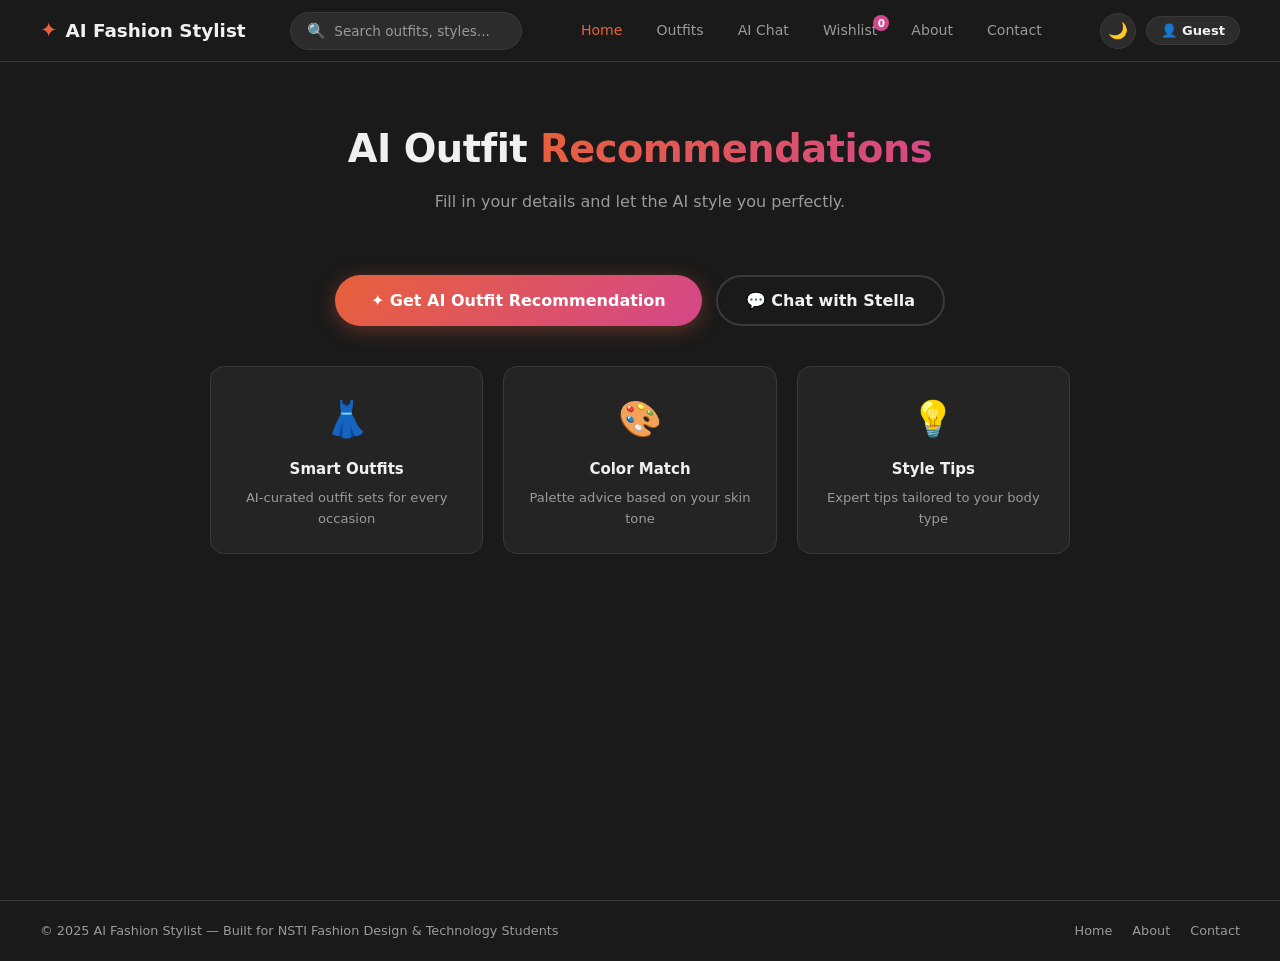
<file: index.html>
<!DOCTYPE html>
<html lang="en" data-theme="dark">
<head>
<meta charset="UTF-8"/>
<meta name="viewport" content="width=device-width, initial-scale=1.0"/>
<title>AI Fashion Stylist – NSTI Fashion Design & Technology</title>
<style>
/* ── Theme Variables ─────────────────────────────────────── */
:root {
  --bg:       #1a1a1a;
  --surface:  #242424;
  --card:     #2c2c2c;
  --border:   #3a3a3a;
  --text:     #f0f0f0;
  --muted:    #9a9a9a;
  --accent:   #e8613a;
  --accent2:  #d4478a;
  --grad:     linear-gradient(135deg, #e8613a, #d4478a);
  --input-bg: #1e1e1e;
  --nav-bg:   #1a1a1a;
  --shadow:   0 4px 24px rgba(0,0,0,0.4);
}
[data-theme="light"] {
  --bg:       #f5f5f5;
  --surface:  #ffffff;
  --card:     #ffffff;
  --border:   #e0e0e0;
  --text:     #1a1a1a;
  --muted:    #666666;
  --input-bg: #f9f9f9;
  --nav-bg:   #ffffff;
  --shadow:   0 4px 24px rgba(0,0,0,0.1);
}

/* ── Reset ───────────────────────────────────────────────── */
*,*::before,*::after{box-sizing:border-box;margin:0;padding:0}
html{scroll-behavior:smooth}
body{font-family:'Segoe UI',system-ui,sans-serif;background:var(--bg);color:var(--text);font-size:15px;line-height:1.6;transition:background .3s,color .3s}
a{text-decoration:none;color:inherit}
button{cursor:pointer;font-family:inherit;border:none;outline:none}
input,select,textarea{font-family:inherit;outline:none}
::-webkit-scrollbar{width:6px}
::-webkit-scrollbar-track{background:var(--bg)}
::-webkit-scrollbar-thumb{background:var(--border);border-radius:3px}

/* ── Header ──────────────────────────────────────────────── */
header{
  background:var(--nav-bg);
  border-bottom:1px solid var(--border);
  position:sticky;top:0;z-index:200;
  padding:0 40px;
  display:flex;align-items:center;justify-content:space-between;
  height:62px;
  transition:background .3s;
}
.logo{display:flex;align-items:center;gap:8px;font-size:1.15rem;font-weight:700;color:var(--text)}
.logo-star{color:var(--accent);font-size:1.3rem}
nav{display:flex;align-items:center;gap:6px}
nav a{
  color:var(--muted);font-size:0.88rem;font-weight:500;
  padding:6px 14px;border-radius:6px;
  transition:color .2s;position:relative;
}
nav a:hover{color:var(--text)}
nav a.active{color:var(--accent)}
.wishlist-badge{
  background:var(--accent2);color:#fff;
  font-size:0.65rem;font-weight:700;
  width:16px;height:16px;border-radius:50%;
  display:inline-flex;align-items:center;justify-content:center;
  position:absolute;top:2px;right:2px;
}
.header-right{display:flex;align-items:center;gap:10px}
.theme-toggle{
  width:36px;height:36px;border-radius:50%;
  background:var(--card);border:1px solid var(--border);
  display:flex;align-items:center;justify-content:center;
  font-size:1rem;transition:all .2s;
}
.theme-toggle:hover{border-color:var(--accent)}
.user-btn{
  background:var(--card);border:1px solid var(--border);
  color:var(--text);padding:6px 14px;border-radius:99px;
  font-size:0.82rem;font-weight:600;
  display:flex;align-items:center;gap:6px;
  transition:all .2s;
}
.user-btn:hover{border-color:var(--accent);color:var(--accent)}
.searchbar{
  background:var(--card);border:1px solid var(--border);
  border-radius:99px;padding:6px 16px;
  display:flex;align-items:center;gap:8px;
  min-width:200px;
}
.searchbar input{background:none;border:none;color:var(--text);font-size:0.85rem;width:100%}
.searchbar input::placeholder{color:var(--muted)}

/* ── Page Sections ───────────────────────────────────────── */
.section{display:none;min-height:calc(100vh - 62px)}
.section.active{display:block}

/* ── Hero Banner ─────────────────────────────────────────── */
.hero{
  text-align:center;
  padding:56px 24px 40px;
}
.hero h1{font-size:2.4rem;font-weight:800;letter-spacing:-0.5px;margin-bottom:10px}
.hero h1 span{background:var(--grad);-webkit-background-clip:text;-webkit-text-fill-color:transparent}
.hero p{color:var(--muted);font-size:1rem;max-width:480px;margin:0 auto}

/* ── Occasion / Color Filters ────────────────────────────── */
.filter-row{
  display:flex;align-items:center;gap:10px;flex-wrap:wrap;
  padding:0 40px 24px;
  justify-content:center;
}
.filter-label{color:var(--muted);font-size:0.85rem;font-weight:600}
.occ-btn{
  padding:6px 18px;border-radius:99px;font-size:0.82rem;font-weight:600;
  border:1.5px solid var(--border);background:transparent;color:var(--muted);
  transition:all .2s;
}
.occ-btn:hover{border-color:var(--accent);color:var(--accent)}
.occ-btn.active{background:var(--accent);border-color:var(--accent);color:#fff}
.color-select{
  background:var(--card);border:1px solid var(--border);color:var(--text);
  padding:7px 14px;border-radius:99px;font-size:0.82rem;
  appearance:none;-webkit-appearance:none;cursor:pointer;
  padding-right:28px;
  background-image:url("data:image/svg+xml,%3Csvg xmlns='http://www.w3.org/2000/svg' width='10' height='6'%3E%3Cpath d='M0 0l5 6 5-6z' fill='%239a9a9a'/%3E%3C/svg%3E");
  background-repeat:no-repeat;background-position:right 10px center;
}

/* ── Recommendation Form ─────────────────────────────────── */
.form-card{
  background:var(--surface);border:1px solid var(--border);border-radius:16px;
  padding:36px;max-width:900px;margin:0 auto 32px;
  box-shadow:var(--shadow);
}
.form-grid{display:grid;grid-template-columns:1fr 1fr 1fr 1fr;gap:20px;margin-bottom:20px}
@media(max-width:860px){.form-grid{grid-template-columns:1fr 1fr}}
@media(max-width:520px){.form-grid{grid-template-columns:1fr}}
.form-group label{
  display:block;font-size:0.78rem;font-weight:700;
  color:var(--muted);text-transform:uppercase;letter-spacing:0.5px;margin-bottom:6px;
}
.form-group label span{color:var(--accent)}
.form-control{
  width:100%;background:var(--input-bg);border:1px solid var(--border);
  border-radius:8px;color:var(--text);padding:10px 14px;font-size:0.9rem;
  transition:border-color .2s;
  appearance:none;-webkit-appearance:none;
}
.form-control:focus{border-color:var(--accent)}
.form-control::placeholder{color:var(--muted)}
select.form-control{
  background-image:url("data:image/svg+xml,%3Csvg xmlns='http://www.w3.org/2000/svg' width='10' height='6'%3E%3Cpath d='M0 0l5 6 5-6z' fill='%239a9a9a'/%3E%3C/svg%3E");
  background-repeat:no-repeat;background-position:right 12px center;
  padding-right:32px;cursor:pointer;
}
.form-actions{display:flex;gap:12px;justify-content:center;margin-top:8px}
.btn-generate{
  background:var(--grad);color:#fff;border:none;
  padding:14px 36px;border-radius:99px;
  font-size:1rem;font-weight:700;
  display:flex;align-items:center;gap:10px;
  transition:opacity .2s,transform .1s;
  box-shadow:0 4px 20px rgba(232,97,58,0.35);
}
.btn-generate:hover{opacity:.9;transform:translateY(-1px)}
.btn-generate:active{transform:translateY(0)}
.btn-reset{
  background:transparent;border:2px solid var(--border);color:var(--text);
  padding:14px 28px;border-radius:99px;font-size:1rem;font-weight:600;
  transition:all .2s;
}
.btn-reset:hover{border-color:var(--accent);color:var(--accent)}

/* ── AI Recommendation Output ────────────────────────────── */
.result-card{
  background:var(--surface);border:1px solid var(--border);
  border-radius:16px;padding:28px 32px;
  max-width:900px;margin:0 auto 40px;
  box-shadow:var(--shadow);
  display:none;
}
.result-card.visible{display:block}
.result-header{
  display:flex;align-items:center;justify-content:space-between;
  margin-bottom:24px;flex-wrap:wrap;gap:10px;
}
.result-title{font-size:1.15rem;font-weight:700;display:flex;align-items:center;gap:8px}
.result-actions{display:flex;gap:10px}
.btn-wishlist{
  background:transparent;border:1.5px solid var(--accent2);color:var(--accent2);
  padding:8px 18px;border-radius:99px;font-size:0.82rem;font-weight:600;
  display:flex;align-items:center;gap:6px;transition:all .2s;
}
.btn-wishlist:hover{background:var(--accent2);color:#fff}
.btn-pdf{
  background:var(--accent);color:#fff;
  padding:8px 18px;border-radius:99px;font-size:0.82rem;font-weight:600;
  display:flex;align-items:center;gap:6px;transition:opacity .2s;
}
.btn-pdf:hover{opacity:.85}
.result-grid{display:grid;grid-template-columns:repeat(3,1fr);gap:14px;margin-bottom:14px}
@media(max-width:700px){.result-grid{grid-template-columns:1fr 1fr}}
@media(max-width:420px){.result-grid{grid-template-columns:1fr}}
.result-item{
  background:var(--card);border:1px solid var(--border);border-radius:10px;padding:16px;
}
.result-item-cat{
  font-size:0.68rem;font-weight:800;text-transform:uppercase;letter-spacing:1px;
  color:var(--accent);margin-bottom:6px;display:flex;align-items:center;gap:5px;
}
.result-item-val{font-size:0.9rem;color:var(--text);line-height:1.5}
.tips-box{
  background:var(--card);border:1px solid var(--border);border-radius:10px;padding:18px;
}
.tips-title{font-size:0.72rem;font-weight:800;text-transform:uppercase;letter-spacing:1px;color:var(--accent);margin-bottom:10px;display:flex;align-items:center;gap:6px}
.tips-box ul{list-style:none;display:flex;flex-direction:column;gap:6px}
.tips-box li{font-size:0.88rem;color:var(--muted);padding-left:16px;position:relative}
.tips-box li::before{content:'•';position:absolute;left:0;color:var(--accent)}

/* ── AI Chat ─────────────────────────────────────────────── */
.chat-layout{display:grid;grid-template-columns:220px 1fr;height:calc(100vh - 62px);overflow:hidden}
@media(max-width:700px){.chat-layout{grid-template-columns:1fr;height:auto}}
.chat-sidebar{
  background:var(--surface);border-right:1px solid var(--border);
  padding:20px 14px;overflow-y:auto;display:flex;flex-direction:column;gap:20px;
}
.sidebar-section-title{
  font-size:0.7rem;font-weight:800;text-transform:uppercase;letter-spacing:1px;
  color:var(--accent);margin-bottom:8px;display:flex;align-items:center;gap:5px;
}
.mood-grid{display:grid;grid-template-columns:repeat(3,1fr);gap:6px}
.mood-btn{
  background:var(--card);border:1px solid var(--border);border-radius:8px;
  padding:8px;font-size:1.2rem;text-align:center;cursor:pointer;
  transition:all .2s;
}
.mood-btn:hover,.mood-btn.active{border-color:var(--accent);background:rgba(232,97,58,0.1)}
.mood-label{font-size:0.78rem;color:var(--muted);margin-top:4px;text-align:center}
.mood-label span{color:var(--text);font-weight:600}
.persona-select{
  width:100%;background:var(--card);border:1px solid var(--border);color:var(--text);
  padding:8px 12px;border-radius:8px;font-size:0.82rem;cursor:pointer;
  appearance:none;-webkit-appearance:none;
  background-image:url("data:image/svg+xml,%3Csvg xmlns='http://www.w3.org/2000/svg' width='10' height='6'%3E%3Cpath d='M0 0l5 6 5-6z' fill='%239a9a9a'/%3E%3C/svg%3E");
  background-repeat:no-repeat;background-position:right 10px center;
  padding-right:28px;
}
.topic-list{display:flex;flex-direction:column;gap:4px}
.topic-btn{
  background:transparent;border:none;color:var(--muted);
  text-align:left;padding:8px 10px;border-radius:7px;font-size:0.82rem;
  display:flex;align-items:center;gap:8px;transition:all .2s;width:100%;
}
.topic-btn:hover{background:var(--card);color:var(--text)}
.topic-btn.active{background:var(--card);color:var(--accent)}
.chat-main{display:flex;flex-direction:column;overflow:hidden}
.chat-top-bar{
  padding:14px 20px;border-bottom:1px solid var(--border);
  display:flex;align-items:center;justify-content:space-between;
  background:var(--surface);
}
.chat-bot-info{display:flex;align-items:center;gap:12px}
.chat-bot-avatar{
  width:38px;height:38px;border-radius:50%;
  background:var(--grad);display:flex;align-items:center;justify-content:center;
  font-size:1.1rem;color:#fff;font-weight:700;
}
.chat-bot-name{font-size:0.95rem;font-weight:700}
.chat-bot-status{font-size:0.72rem;color:var(--accent);display:flex;align-items:center;gap:4px}
.online-dot{width:6px;height:6px;border-radius:50%;background:#4ade80;display:inline-block}
.chat-bar-actions{display:flex;gap:8px}
.chat-icon-btn{
  background:var(--card);border:1px solid var(--border);
  width:32px;height:32px;border-radius:7px;
  display:flex;align-items:center;justify-content:center;font-size:0.9rem;
  color:var(--muted);transition:all .2s;
}
.chat-icon-btn:hover{border-color:var(--accent);color:var(--accent)}
.clear-btn{
  background:var(--card);border:1px solid var(--border);color:var(--text);
  padding:6px 14px;border-radius:7px;font-size:0.78rem;font-weight:600;
  display:flex;align-items:center;gap:5px;transition:all .2s;
}
.clear-btn:hover{border-color:var(--accent);color:var(--accent)}
.chat-messages{flex:1;overflow-y:auto;padding:20px;display:flex;flex-direction:column;gap:16px}
.chat-msg{display:flex;gap:10px;max-width:80%}
.chat-msg.bot{align-self:flex-start}
.chat-msg.user{align-self:flex-end;flex-direction:row-reverse}
.msg-avatar{
  width:32px;height:32px;border-radius:50%;flex-shrink:0;
  background:var(--grad);display:flex;align-items:center;justify-content:center;
  font-size:0.85rem;color:#fff;font-weight:700;
}
.msg-bubble{
  background:var(--card);border:1px solid var(--border);
  border-radius:14px;padding:12px 16px;
  font-size:0.88rem;line-height:1.5;
}
.chat-msg.user .msg-bubble{
  background:linear-gradient(135deg,rgba(232,97,58,0.2),rgba(212,71,138,0.2));
  border-color:rgba(232,97,58,0.3);
}
.msg-time{font-size:0.68rem;color:var(--muted);margin-top:4px}
.typing-bubble{display:flex;gap:4px;padding:14px 16px}
.typing-dot{width:7px;height:7px;border-radius:50%;background:var(--muted);animation:typing .9s infinite}
.typing-dot:nth-child(2){animation-delay:.2s}
.typing-dot:nth-child(3){animation-delay:.4s}
@keyframes typing{0%,60%,100%{transform:translateY(0)}30%{transform:translateY(-6px)}}
.chat-input-bar{
  padding:14px 20px;border-top:1px solid var(--border);
  display:flex;align-items:center;gap:10px;background:var(--surface);
}
.chat-input{
  flex:1;background:var(--card);border:1px solid var(--border);
  border-radius:99px;color:var(--text);padding:10px 20px;font-size:0.9rem;
  transition:border-color .2s;
}
.chat-input:focus{border-color:var(--accent)}
.chat-input::placeholder{color:var(--muted)}
.chat-send{
  width:42px;height:42px;border-radius:50%;
  background:var(--grad);border:none;
  display:flex;align-items:center;justify-content:center;
  color:#fff;font-size:1rem;transition:opacity .2s,transform .1s;flex-shrink:0;
}
.chat-send:hover{opacity:.9;transform:scale(1.05)}

/* ── Wishlist ────────────────────────────────────────────── */
.wishlist-wrap{text-align:center;padding:56px 24px}
.wishlist-wrap h1{font-size:2.2rem;font-weight:800;margin-bottom:10px}
.wishlist-wrap h1 span{background:var(--grad);-webkit-background-clip:text;-webkit-text-fill-color:transparent}
.wishlist-wrap .sub{color:var(--muted);margin-bottom:48px}
.wishlist-empty{display:flex;flex-direction:column;align-items:center;gap:14px}
.heart-icon{font-size:3.5rem;color:var(--accent2)}
.wishlist-empty h3{font-size:1.2rem;font-weight:700}
.wishlist-empty p{color:var(--muted);font-size:0.88rem}
.btn-get-recs{
  background:var(--grad);color:#fff;border:none;
  padding:13px 32px;border-radius:99px;font-size:0.95rem;font-weight:700;
  margin-top:8px;transition:opacity .2s;
}
.btn-get-recs:hover{opacity:.88}
.wishlist-grid{display:grid;grid-template-columns:repeat(auto-fill,minmax(280px,1fr));gap:16px;max-width:900px;margin:0 auto;text-align:left}
.wishlist-item{
  background:var(--surface);border:1px solid var(--border);border-radius:12px;padding:18px;
  position:relative;
}
.wishlist-item-title{font-size:0.9rem;font-weight:700;margin-bottom:6px}
.wishlist-item-meta{font-size:0.78rem;color:var(--muted)}
.wishlist-remove{
  position:absolute;top:12px;right:12px;background:none;border:none;
  color:var(--muted);font-size:1rem;cursor:pointer;transition:color .2s;
}
.wishlist-remove:hover{color:var(--accent2)}

/* ── Contact ─────────────────────────────────────────────── */
.contact-wrap{max-width:900px;margin:0 auto;padding:56px 24px}
.contact-wrap h1{font-size:2.2rem;font-weight:800;margin-bottom:10px;text-align:center}
.contact-wrap h1 span{background:var(--grad);-webkit-background-clip:text;-webkit-text-fill-color:transparent}
.contact-wrap .sub{color:var(--muted);text-align:center;margin-bottom:40px}
.contact-grid{display:grid;grid-template-columns:1fr 1.6fr;gap:40px}
@media(max-width:700px){.contact-grid{grid-template-columns:1fr}}
.contact-info{display:flex;flex-direction:column;gap:20px}
.contact-info-item{display:flex;gap:14px;align-items:flex-start}
.contact-icon{
  width:40px;height:40px;border-radius:10px;background:var(--card);
  border:1px solid var(--border);display:flex;align-items:center;justify-content:center;
  font-size:1.1rem;flex-shrink:0;
}
.contact-info-label{font-size:0.72rem;font-weight:700;text-transform:uppercase;letter-spacing:.5px;color:var(--muted);margin-bottom:3px}
.contact-info-val{font-size:0.9rem;font-weight:500}
.contact-form{background:var(--surface);border:1px solid var(--border);border-radius:14px;padding:28px}
.contact-form .form-group{margin-bottom:16px}
.btn-send{
  width:100%;background:var(--grad);color:#fff;border:none;
  padding:14px;border-radius:10px;font-size:1rem;font-weight:700;
  transition:opacity .2s;display:flex;align-items:center;justify-content:center;gap:8px;
}
.btn-send:hover{opacity:.88}

/* ── Footer ──────────────────────────────────────────────── */
footer{
  border-top:1px solid var(--border);padding:20px 40px;
  display:flex;align-items:center;justify-content:space-between;
  font-size:0.8rem;color:var(--muted);flex-wrap:wrap;gap:8px;
}

/* ── Toast ───────────────────────────────────────────────── */
#toast{
  position:fixed;bottom:28px;right:28px;
  background:var(--card);border:1px solid var(--accent);color:var(--text);
  padding:11px 20px;border-radius:10px;font-size:0.85rem;
  box-shadow:var(--shadow);z-index:9999;
  transform:translateY(20px);opacity:0;transition:all .3s;max-width:300px;
}
#toast.show{transform:translateY(0);opacity:1}

/* ── About ───────────────────────────────────────────────── */
.about-wrap{max-width:800px;margin:0 auto;padding:56px 24px;text-align:center}
.about-wrap h1{font-size:2.2rem;font-weight:800;margin-bottom:16px}
.about-wrap h1 span{background:var(--grad);-webkit-background-clip:text;-webkit-text-fill-color:transparent}
.about-wrap p{color:var(--muted);margin-bottom:20px;font-size:0.95rem}
.about-grid{display:grid;grid-template-columns:repeat(3,1fr);gap:16px;margin-top:32px}
@media(max-width:600px){.about-grid{grid-template-columns:1fr}}
.about-card{background:var(--surface);border:1px solid var(--border);border-radius:12px;padding:24px}
.about-card-icon{font-size:2rem;margin-bottom:10px}
.about-card h3{font-size:0.95rem;font-weight:700;margin-bottom:6px}
.about-card p{font-size:0.82rem;color:var(--muted)}
</style>
</head>
<body>

<!-- ═══════════════════ HEADER ═══════════════════ -->
<header>
  <div class="logo">
    <span class="logo-star">✦</span>
    AI Fashion Stylist
  </div>
  <div class="searchbar">
    <span style="color:var(--muted)">🔍</span>
    <input type="text" placeholder="Search outfits, styles..."/>
  </div>
  <nav>
    <a href="#" class="active" onclick="showSection('home',this)">Home</a>
    <a href="#" onclick="showSection('outfits',this)">Outfits</a>
    <a href="#" onclick="showSection('chat',this)">AI Chat</a>
    <a href="#" onclick="showSection('wishlist',this)" style="position:relative">
      Wishlist <span class="wishlist-badge" id="wishlistCount">0</span>
    </a>
    <a href="#" onclick="showSection('about',this)">About</a>
    <a href="#" onclick="showSection('contact',this)">Contact</a>
  </nav>
  <div class="header-right">
    <button class="theme-toggle" onclick="toggleTheme()" title="Toggle theme" id="themeBtn">🌙</button>
    <button class="user-btn" id="userBtn" onclick="loginPrompt()">👤 Guest</button>
  </div>
</header>

<!-- ═══════════════════ HOME ═══════════════════ -->
<section id="sec-home" class="section active">
  <div class="hero">
    <h1>AI Outfit <span>Recommendations</span></h1>
    <p>Fill in your details and let the AI style you perfectly.</p>
  </div>
  <div style="text-align:center;padding:20px 24px 40px">
    <div style="display:flex;gap:14px;justify-content:center;flex-wrap:wrap">
      <button class="btn-generate" onclick="showSection('outfits',document.querySelectorAll('nav a')[1])">
        ✦ Get AI Outfit Recommendation
      </button>
      <button class="btn-reset" onclick="showSection('chat',document.querySelectorAll('nav a')[2])">
        💬 Chat with Stella
      </button>
    </div>
    <div style="display:grid;grid-template-columns:repeat(3,1fr);gap:20px;max-width:860px;margin:40px auto 0">
      <div style="background:var(--surface);border:1px solid var(--border);border-radius:14px;padding:24px;text-align:center">
        <div style="font-size:2.2rem;margin-bottom:10px">👗</div>
        <div style="font-weight:700;margin-bottom:6px">Smart Outfits</div>
        <div style="font-size:0.82rem;color:var(--muted)">AI-curated outfit sets for every occasion</div>
      </div>
      <div style="background:var(--surface);border:1px solid var(--border);border-radius:14px;padding:24px;text-align:center">
        <div style="font-size:2.2rem;margin-bottom:10px">🎨</div>
        <div style="font-weight:700;margin-bottom:6px">Color Match</div>
        <div style="font-size:0.82rem;color:var(--muted)">Palette advice based on your skin tone</div>
      </div>
      <div style="background:var(--surface);border:1px solid var(--border);border-radius:14px;padding:24px;text-align:center">
        <div style="font-size:2.2rem;margin-bottom:10px">💡</div>
        <div style="font-weight:700;margin-bottom:6px">Style Tips</div>
        <div style="font-size:0.82rem;color:var(--muted)">Expert tips tailored to your body type</div>
      </div>
    </div>
  </div>
</section>

<!-- ═══════════════════ OUTFITS ═══════════════════ -->
<section id="sec-outfits" class="section">
  <div class="hero">
    <h1>AI Outfit <span>Recommendations</span></h1>
    <p>Fill in your details and let the AI style you perfectly.</p>
  </div>

  <!-- Filters -->
  <div class="filter-row">
    <span class="filter-label">Filter by Occasion:</span>
    <button class="occ-btn active" onclick="filterOcc(this)">All</button>
    <button class="occ-btn" onclick="filterOcc(this)">Casual</button>
    <button class="occ-btn" onclick="filterOcc(this)">Formal</button>
    <button class="occ-btn" onclick="filterOcc(this)">Wedding</button>
    <button class="occ-btn" onclick="filterOcc(this)">College</button>
    <span class="filter-label" style="margin-left:16px">Filter by Color:</span>
    <select class="color-select" style="color:var(--text)">
      <option>All Colors</option>
      <option>Pastels</option>
      <option>Earthy Tones</option>
      <option>Monochromes</option>
      <option>Vibrant</option>
      <option>Neutrals</option>
    </select>
  </div>

  <!-- Form -->
  <div style="padding:0 24px">
    <div class="form-card">
      <div class="form-grid">
        <div class="form-group">
          <label>Your Name <span>*</span></label>
          <input class="form-control" id="fname" type="text" placeholder="e.g. Nanthini"/>
        </div>
        <div class="form-group">
          <label>Age <span>*</span></label>
          <input class="form-control" id="fage" type="number" placeholder="e.g. 22" min="10" max="80"/>
        </div>
        <div class="form-group">
          <label>Gender <span>*</span></label>
          <select class="form-control" id="fgender">
            <option value="">Select Gender</option>
            <option>Female</option>
            <option>Male</option>
            <option>Non-binary</option>
          </select>
        </div>
        <div class="form-group">
          <label>Occasion <span>*</span></label>
          <select class="form-control" id="foccasion">
            <option value="">Select Occasion</option>
            <option>Casual Day Out</option>
            <option>Formal / Corporate</option>
            <option>Wedding Guest</option>
            <option>College / Campus</option>
            <option>Festival / Diwali</option>
            <option>Beach / Resort</option>
            <option>Date Night</option>
            <option>Sports / Active</option>
          </select>
        </div>
        <div class="form-group">
          <label>Budget (₹) <span>*</span></label>
          <select class="form-control" id="fbudget">
            <option value="">Select Budget</option>
            <option>Under ₹1,000</option>
            <option>₹1,000 – ₹2,000</option>
            <option>₹2,000 – ₹5,000</option>
            <option>₹5,000 – ₹10,000</option>
            <option>Above ₹10,000</option>
          </select>
        </div>
        <div class="form-group">
          <label>Body Type</label>
          <select class="form-control" id="fbody">
            <option value="">Select Body Type</option>
            <option>Hourglass</option>
            <option>Pear / Triangle</option>
            <option>Apple / Round</option>
            <option>Rectangle / Straight</option>
            <option>Inverted Triangle</option>
          </select>
        </div>
        <div class="form-group">
          <label>Skin Tone</label>
          <select class="form-control" id="fskin">
            <option value="">Select Skin Tone</option>
            <option>Fair / Light</option>
            <option>Medium / Olive</option>
            <option>Wheatish / Tan</option>
            <option>Dark / Deep</option>
          </select>
        </div>
        <div class="form-group">
          <label>Preferred Style</label>
          <select class="form-control" id="fstyle">
            <option value="">Select Style</option>
            <option>Indian Traditional</option>
            <option>Western Casual</option>
            <option>Indo-Western Fusion</option>
            <option>Formal / Corporate</option>
            <option>Boho / Hippie</option>
            <option>Streetwear</option>
            <option>Minimalist</option>
          </select>
        </div>
      </div>
      <div class="form-group" style="margin-bottom:20px">
        <label>Preferred Color</label>
        <select class="form-control" id="fcolor">
          <option value="">Select Color Palette</option>
          <option>Pastels (Pink, Mint, Lavender)</option>
          <option>Earthy (Brown, Beige, Rust)</option>
          <option>Bold (Red, Royal Blue, Emerald)</option>
          <option>Monochromes (Black, White, Grey)</option>
          <option>Warm Tones (Orange, Coral, Gold)</option>
          <option>Cool Tones (Blue, Teal, Lavender)</option>
        </select>
      </div>
      <div class="form-actions">
        <button class="btn-generate" onclick="generateRec()">✦ Generate AI Recommendation</button>
        <button class="btn-reset" onclick="resetForm()">Reset</button>
      </div>
    </div>
  </div>

  <!-- Result -->
  <div style="padding:0 24px">
    <div class="result-card" id="resultCard">
      <div class="result-header">
        <div class="result-title">✦ Your AI Outfit Recommendation</div>
        <div class="result-actions">
          <button class="btn-wishlist" onclick="saveToWishlist()">❤ Save to Wishlist</button>
          <button class="btn-pdf" onclick="toast('📄 PDF download started!')">📄 Download PDF</button>
        </div>
      </div>
      <div class="result-grid" id="resultGrid"></div>
      <div class="tips-box" id="tipsBox"></div>
    </div>
  </div>
</section>

<!-- ═══════════════════ AI CHAT ═══════════════════ -->
<section id="sec-chat" class="section">
  <div class="chat-layout">

    <!-- Sidebar -->
    <div class="chat-sidebar">
      <div>
        <div class="sidebar-section-title">🎭 Your Mood Today</div>
        <div class="mood-grid" id="moodGrid">
          <div class="mood-btn" onclick="setMood(this,'Confident')">💪</div>
          <div class="mood-btn" onclick="setMood(this,'Romantic')">🌸</div>
          <div class="mood-btn" onclick="setMood(this,'Playful')">🎉</div>
          <div class="mood-btn" onclick="setMood(this,'Loving')">❤️</div>
          <div class="mood-btn" onclick="setMood(this,'Bold')">🔥</div>
          <div class="mood-btn" onclick="setMood(this,'Happy')">🤩</div>
        </div>
        <div class="mood-label">Mood: <span id="moodText">Select a mood</span></div>
      </div>

      <div>
        <div class="sidebar-section-title">✦ Stylist Persona</div>
        <select class="persona-select" id="personaSelect">
          <option>✦ Stella — Classic</option>
          <option>✦ Riya — Trendy</option>
          <option>✦ Zara — Minimalist</option>
          <option>✦ Priya — Ethnic</option>
        </select>
      </div>

      <div>
        <div class="sidebar-section-title">💡 Quick Topics</div>
        <div class="topic-list">
          <button class="topic-btn" onclick="quickTopic(this,'Suggest an interview outfit for me')">🎯 Interview Outfit</button>
          <button class="topic-btn active" onclick="quickTopic(this,'Suggest a wedding guest outfit for me')">💍 Wedding Guest</button>
          <button class="topic-btn" onclick="quickTopic(this,'What are the 2025 fashion trends?')">🔥 2025 Trends</button>
          <button class="topic-btn" onclick="quickTopic(this,'Suggest great color combos for my wardrobe')">🎨 Color Combos</button>
          <button class="topic-btn" onclick="quickTopic(this,'How to dress sustainably on a budget?')">♻️ Sustainable Fashion</button>
          <button class="topic-btn" onclick="quickTopic(this,'What should I wear to the beach?')">🏖️ Beach Outfit</button>
          <button class="topic-btn" onclick="quickTopic(this,'Suggest a Diwali outfit for me')">🪔 Diwali Outfit</button>
          <button class="topic-btn" onclick="quickTopic(this,'How to style a saree modernly?')">🥻 Saree Styling</button>
          <button class="topic-btn" onclick="quickTopic(this,'What accessories go with formal wear?')">👜 Formal Accessories</button>
          <button class="topic-btn" onclick="quickTopic(this,'Tips for dressing in the monsoon season?')">🌧️ Monsoon Fashion</button>
        </div>
      </div>
    </div>

    <!-- Chat Main -->
    <div class="chat-main">
      <div class="chat-top-bar">
        <div class="chat-bot-info">
          <div class="chat-bot-avatar">S</div>
          <div>
            <div class="chat-bot-name">Stella — AI Fashion Stylist</div>
            <div class="chat-bot-status"><span class="online-dot"></span> Online & Ready to Style You</div>
          </div>
        </div>
        <div class="chat-bar-actions">
          <button class="chat-icon-btn" title="Mute">🔔</button>
          <button class="chat-icon-btn" title="Settings">⚙️</button>
          <button class="clear-btn" onclick="clearChat()">✦ Clear</button>
        </div>
      </div>

      <div class="chat-messages" id="chatMessages">
        <div class="chat-msg bot">
          <div class="msg-avatar">S</div>
          <div>
            <div class="msg-bubble">
              Hi there! 👋 I'm <strong>Stella</strong>, your AI Fashion Stylist.<br/>
              Ask me anything — or tell me your mood and I'll style you! ✦
            </div>
            <div class="msg-time" id="initTime"></div>
          </div>
        </div>
      </div>

      <div class="chat-input-bar">
        <input class="chat-input" id="chatInput" placeholder="Ask Stella about fashion..." 
               onkeydown="if(event.key==='Enter')sendChat()"/>
        <button class="chat-send" onclick="sendChat()">➤</button>
      </div>
    </div>
  </div>
</section>

<!-- ═══════════════════ WISHLIST ═══════════════════ -->
<section id="sec-wishlist" class="section">
  <div class="wishlist-wrap">
    <h1>My <span>Wishlist</span></h1>
    <p class="sub">Your saved outfit recommendations.</p>
    <div id="wishlistEmpty" class="wishlist-empty">
      <div class="heart-icon">❤️</div>
      <h3>No saved outfits yet</h3>
      <p>Generate a recommendation and click "Save to Wishlist" to see it here.</p>
      <button class="btn-get-recs" onclick="showSection('outfits',document.querySelectorAll('nav a')[1])">Get Recommendations</button>
    </div>
    <div class="wishlist-grid" id="wishlistGrid" style="display:none"></div>
  </div>
</section>

<!-- ═══════════════════ ABOUT ═══════════════════ -->
<section id="sec-about" class="section">
  <div class="about-wrap">
    <h1>About <span>AI Fashion Stylist</span></h1>
    <p>Built for NSTI Fashion Design & Technology students to explore AI-powered styling tools that make fashion accessible to everyone — regardless of artistic background.</p>
    <p>Our AI understands your occasion, body type, budget, and skin tone to deliver personalized outfit recommendations in seconds.</p>
    <div class="about-grid">
      <div class="about-card">
        <div class="about-card-icon">🎓</div>
        <h3>Academic Project</h3>
        <p>Developed as part of NSTI Fashion Design & Technology curriculum</p>
      </div>
      <div class="about-card">
        <div class="about-card-icon">🤖</div>
        <h3>AI Powered</h3>
        <p>Smart recommendation engine tailored to Indian fashion sensibilities</p>
      </div>
      <div class="about-card">
        <div class="about-card-icon">🌍</div>
        <h3>Inclusive Design</h3>
        <p>Covering Western, Indian Traditional, Indo-Western & Streetwear styles</p>
      </div>
    </div>
  </div>
</section>

<!-- ═══════════════════ CONTACT ═══════════════════ -->
<section id="sec-contact" class="section">
  <div class="contact-wrap">
    <h1>Get in <span>Touch</span></h1>
    <p class="sub">Have questions? We'd love to hear from you.</p>
    <div class="contact-grid">
      <div class="contact-info">
        <div class="contact-info-item">
          <div class="contact-icon">🏛️</div>
          <div>
            <div class="contact-info-label">Institution</div>
            <div class="contact-info-val">NSTI Fashion Design & Technology</div>
          </div>
        </div>
        <div class="contact-info-item">
          <div class="contact-icon">📧</div>
          <div>
            <div class="contact-info-label">Email</div>
            <div class="contact-info-val">info@nstifashion.edu.in</div>
          </div>
        </div>
        <div class="contact-info-item">
          <div class="contact-icon">📞</div>
          <div>
            <div class="contact-info-label">Phone</div>
            <div class="contact-info-val">+91 98765 43210</div>
          </div>
        </div>
        <div class="contact-info-item">
          <div class="contact-icon">📍</div>
          <div>
            <div class="contact-info-label">Location</div>
            <div class="contact-info-val">Chennai, Tamil Nadu, India</div>
          </div>
        </div>
      </div>
      <div class="contact-form">
        <div class="form-group"><label>Your Name <span style="color:var(--accent)">*</span></label><input class="form-control" placeholder="Full Name"/></div>
        <div class="form-group"><label>Email <span style="color:var(--accent)">*</span></label><input class="form-control" type="email" placeholder="you@example.com"/></div>
        <div class="form-group"><label>Subject</label><input class="form-control" placeholder="How can we help?"/></div>
        <div class="form-group"><label>Message <span style="color:var(--accent)">*</span></label><textarea class="form-control" rows="5" placeholder="Your message here..." style="resize:vertical"></textarea></div>
        <button class="btn-send" onclick="toast('✉️ Message sent! We\'ll get back to you soon.')">Send Message 📨</button>
      </div>
    </div>
  </div>
</section>

<!-- Footer -->
<footer>
  <span>© 2025 AI Fashion Stylist — Built for NSTI Fashion Design & Technology Students</span>
  <div style="display:flex;gap:20px">
    <a href="#" onclick="showSection('home',document.querySelectorAll('nav a')[0]);return false">Home</a>
    <a href="#" onclick="showSection('about',document.querySelectorAll('nav a')[4]);return false">About</a>
    <a href="#" onclick="showSection('contact',document.querySelectorAll('nav a')[5]);return false">Contact</a>
  </div>
</footer>

<div id="toast"></div>

<script>
/* ════════════════════ NAVIGATION ════════════════════ */
function showSection(name, linkEl) {
  document.querySelectorAll('.section').forEach(s => s.classList.remove('active'));
  document.getElementById('sec-' + name).classList.add('active');
  document.querySelectorAll('nav a').forEach(a => a.classList.remove('active'));
  if (linkEl) linkEl.classList.add('active');
  window.scrollTo(0, 0);
}

/* ════════════════════ THEME ════════════════════ */
function toggleTheme() {
  const html = document.documentElement;
  const isDark = html.getAttribute('data-theme') === 'dark';
  html.setAttribute('data-theme', isDark ? 'light' : 'dark');
  document.getElementById('themeBtn').textContent = isDark ? '☀️' : '🌙';
}

/* ════════════════════ FILTERS ════════════════════ */
function filterOcc(btn) {
  document.querySelectorAll('.occ-btn').forEach(b => b.classList.remove('active'));
  btn.classList.add('active');
}

/* ════════════════════ RECOMMENDATION ENGINE ════════════════════ */
const RECOMMENDATIONS = {
  default: {
    outfit: 'Floral co-ord set (crop top + wide-leg pants)',
    accessories: 'Raffia tote bag, straw hat',
    footwear: 'White sneakers or flat sandals',
    handbag: 'Wicker basket bag',
    jewellery: 'Layered gold chain necklace, small hoop earrings',
    hairstyle: 'Loose beach waves or high ponytail',
    colourAdvice: 'Gold, orange, coral, and warm earth tones enhance medium-olive skin tones. Your preferred palette — Pastels (Pink, Mint, Lavender) — works well with this choice.',
    bodyTypeTip: 'Your balanced proportions suit most silhouettes. Emphasise your waist with belted or wrap styles.',
    estimatedCost: '₹2,500 – ₹5,000 (premium brands / boutiques)',
    tips: ['Choose breathable cotton or linen fabrics', 'Light pastels and whites reflect summer heat', 'SPF-protective clothing is a bonus']
  },
  formal: {
    outfit: 'Tailored blazer with straight-cut trousers',
    accessories: 'Leather belt, minimal watch',
    footwear: 'Block heel pumps or oxford shoes',
    handbag: 'Structured tote or briefcase',
    jewellery: 'Pearl stud earrings, thin bracelet',
    hairstyle: 'Sleek bun or straight blowout',
    colourAdvice: 'Neutral tones like navy, charcoal, and cream project professionalism. Add a pop of colour with a silk scarf.',
    bodyTypeTip: 'Structured blazers and straight-cut trousers create a polished look for all body types.',
    estimatedCost: '₹4,000 – ₹12,000',
    tips: ['Iron clothes the night before', 'Minimal jewellery keeps it professional', 'Closed-toe shoes are preferred for formal settings']
  },
  wedding: {
    outfit: 'Embellished lehenga or silk saree with blouse',
    accessories: 'Chandelier earrings, maang tikka',
    footwear: 'Block heels or embroidered juttis',
    handbag: 'Embroidered clutch',
    jewellery: 'Kundan set or polki necklace with matching earrings',
    hairstyle: 'Braided updo with flowers or gajra',
    colourAdvice: 'Jewel tones like ruby red, emerald green, and royal blue photograph beautifully. Avoid pastels as they wash out under lights.',
    bodyTypeTip: 'A flared lehenga balances the proportions beautifully. High waistline helps elongate the torso.',
    estimatedCost: '₹8,000 – ₹25,000',
    tips: ['Book outfit trials 2 weeks before', 'Carry safety pins and a blouse needle', 'Comfort-test heels before the event']
  },
  streetwear: {
    outfit: 'Oversized graphic tee with cargo pants',
    accessories: 'Cap, chunky chain necklace',
    footwear: 'High-top sneakers or chunky boots',
    handbag: 'Crossbody mini bag or drawstring bag',
    jewellery: 'Hoop earrings, layered bracelets',
    hairstyle: 'Space buns, sleek pony, or textured curls',
    colourAdvice: 'Bold contrast combos like black & white, neon accents on neutrals, or all-monochrome outfits are on trend.',
    bodyTypeTip: 'Oversized silhouettes look best balanced — try wide bottoms with a tucked or cropped top.',
    estimatedCost: '₹1,500 – ₹5,000',
    tips: ['Layer pieces for dimension', 'Mix textures — denim, jersey, nylon', 'Statement sneakers elevate any streetwear look']
  },
  college: {
    outfit: 'Denim jacket over fitted tee with straight-leg jeans',
    accessories: 'Canvas backpack, scrunchies',
    footwear: 'White sneakers or loafers',
    handbag: 'Tote bag or mini backpack',
    jewellery: 'Stud earrings, thin rings',
    hairstyle: 'Half-up half-down, braids, or messy bun',
    colourAdvice: 'Go for easy-to-mix neutrals — white, beige, grey — as base pieces. Add colour with accessories or outerwear.',
    bodyTypeTip: 'Comfortable and practical wins for college. High-waist jeans and tucked tops create a neat silhouette.',
    estimatedCost: '₹800 – ₹3,000',
    tips: ['Invest in quality basics that mix and match', 'Comfortable shoes are a must for campus walks', 'A good tote bag is your best friend']
  }
};

let lastRec = null;

function generateRec() {
  const name = document.getElementById('fname').value.trim();
  const occasion = document.getElementById('foccasion').value;
  if (!name) { toast('Please enter your name!'); return; }
  if (!occasion) { toast('Please select an occasion!'); return; }

  const key = occasion.toLowerCase().includes('formal') ? 'formal'
    : occasion.toLowerCase().includes('wedding') ? 'wedding'
    : occasion.toLowerCase().includes('college') ? 'college'
    : occasion.toLowerCase().includes('street') || occasion.toLowerCase().includes('beach') ? 'streetwear'
    : 'default';

  const rec = RECOMMENDATIONS[key];
  lastRec = { name, occasion, ...rec };

  const icons = { outfit:'👗', accessories:'👜', footwear:'👟', handbag:'👛', jewellery:'💎', hairstyle:'💇', colourAdvice:'🎨', bodyTypeTip:'📐', estimatedCost:'💰' };
  const labels = { outfit:'Outfit', accessories:'Accessories', footwear:'Footwear', handbag:'Handbag', jewellery:'Jewellery', hairstyle:'Hairstyle', colourAdvice:'Colour Advice', bodyTypeTip:'Body Type Tip', estimatedCost:'Estimated Cost' };

  document.getElementById('resultGrid').innerHTML = Object.keys(icons).map(k => `
    <div class="result-item">
      <div class="result-item-cat">${icons[k]} ${labels[k]}</div>
      <div class="result-item-val">${rec[k]}</div>
    </div>
  `).join('');

  document.getElementById('tipsBox').innerHTML = `
    <div class="tips-title">✦ Fashion Tips</div>
    <ul>${rec.tips.map(t => `<li>${t}</li>`).join('')}</ul>
  `;

  const card = document.getElementById('resultCard');
  card.classList.add('visible');
  card.scrollIntoView({ behavior: 'smooth', block: 'start' });
  toast(`✦ Outfit ready for ${name}!`);
}

function resetForm() {
  ['fname','fage','fgender','foccasion','fbudget','fbody','fskin','fstyle','fcolor'].forEach(id => {
    const el = document.getElementById(id);
    el.value = '';
  });
  document.getElementById('resultCard').classList.remove('visible');
}

/* ════════════════════ WISHLIST ════════════════════ */
let wishlist = [];

function saveToWishlist() {
  if (!lastRec) return;
  wishlist.push({ ...lastRec, id: Date.now() });
  document.getElementById('wishlistCount').textContent = wishlist.length;
  renderWishlist();
  toast('❤️ Saved to wishlist!');
}

function renderWishlist() {
  const grid = document.getElementById('wishlistGrid');
  const empty = document.getElementById('wishlistEmpty');
  if (wishlist.length === 0) {
    grid.style.display = 'none';
    empty.style.display = 'flex';
    return;
  }
  empty.style.display = 'none';
  grid.style.display = 'grid';
  grid.innerHTML = wishlist.map((item, i) => `
    <div class="wishlist-item">
      <button class="wishlist-remove" onclick="removeWishlist(${i})">✕</button>
      <div class="wishlist-item-title">👗 ${item.outfit}</div>
      <div class="wishlist-item-meta">${item.occasion} · ${item.estimatedCost}</div>
      <div class="wishlist-item-meta" style="margin-top:4px">👟 ${item.footwear}</div>
    </div>
  `).join('');
}

function removeWishlist(i) {
  wishlist.splice(i, 1);
  document.getElementById('wishlistCount').textContent = wishlist.length || 0;
  renderWishlist();
}

/* ════════════════════ CHAT ════════════════════ */
const CHAT_RESPONSES = {
  interview: `For an interview, I'd recommend:\n\n👔 **Outfit:** Tailored blazer + slim trousers or a formal shirt-dress\n👠 **Footwear:** Clean block heels or oxford shoes\n🎨 **Colors:** Navy, grey, black, or deep burgundy — avoid loud patterns\n💡 **Tip:** Keep accessories minimal. Confidence is your best accessory!`,
  wedding: `For a wedding guest, try:\n\n💃 **Outfit:** Embellished lehenga or silk saree for Indian weddings; a midi dress for Western\n💎 **Jewellery:** Kundan or polki set — go all out!\n👡 **Footwear:** Block heels or embroidered juttis\n🌸 **Tip:** Avoid white or ivory — that's for the bride!`,
  trends: `2025 Fashion Trends:\n\n🔥 Sheer fabrics with layers\n🌿 Earthy & terracotta tones\n⚡ Oversized silhouettes\n🌸 Floral maximalism\n🖤 Quiet luxury (neutral, premium basics)\n💜 Digital lavender is THE colour of the year!`,
  color: `Great color combos:\n\n🟠 Rust + Cream\n💙 Cobalt + White\n🟢 Sage Green + Blush Pink\n⚫ All-Black with a gold accent\n🟡 Mustard + Burgundy\n💡 Tip: Stick to max 3 colors per outfit!`,
  sustainable: `Sustainable fashion tips:\n\n♻️ Shop second-hand & thrift stores\n🌿 Choose natural fabrics: cotton, linen, bamboo\n💡 Build a capsule wardrobe of 30 versatile pieces\n🛍️ Buy less, choose well, make it last\n🤝 Support local & ethical brands`,
  beach: `Beach outfit ideas:\n\n👙 Swimsuit + flowy cover-up\n🩳 Linen shorts + breezy top\n🌺 Maxi dress in tropical print\n👡 Flat sandals or espadrilles\n🎒 Straw tote + sunglasses + hat\n💦 Tip: Choose quick-dry fabrics!`,
  diwali: `Diwali outfit inspo:\n\n✨ Anarkali suit in jewel tones\n🥻 Silk saree with heavy blouse\n💛 Sharara or gharara set\n🏮 Colors: Gold, Deep Red, Emerald, Royal Blue\n💎 Heavy jewellery is a must — go bold!\n🪔 Tip: Opt for fabrics that breathe — you'll be dancing!`,
  saree: `How to style a saree modernly:\n\n🥻 Pre-stitched saree for ease\n👗 Pair with a crop top or off-shoulder blouse\n👟 Try sneakers or boots for a fusion look\n💄 Keep makeup bold to balance the drape\n✂️ Experiment with different draping styles!`,
  accessories: `Formal accessories guide:\n\n💼 Structured handbag or leather tote\n⌚ Minimalist watch\n💍 Stud or small hoop earrings\n🔗 Thin chain necklace or pearl set\n🪢 Silk scarf for a power move\n💡 Less is more in formal settings!`,
  monsoon: `Monsoon fashion tips:\n\n🌧️ Choose quick-dry fabrics: nylon, polyester\n👖 Avoid white (it becomes see-through when wet!)\n🩴 Waterproof sandals or rubber-sole shoes\n🎨 Dark colors hide water spots better\n🌂 A compact umbrella is a style accessory too!`,
  default: `That's a great question! As your AI Fashion Stylist, here's what I'd suggest:\n\n✦ Consider the occasion, your body type, and the season\n🎨 Choose colors that complement your skin tone\n💡 Comfort + style = the perfect outfit\n\nWant more specific advice? Tell me more about what you're looking for! 😊`
};

function getResponse(msg) {
  const m = msg.toLowerCase();
  if (m.includes('interview') || m.includes('job')) return CHAT_RESPONSES.interview;
  if (m.includes('wedding') || m.includes('bride') || m.includes('shaadi')) return CHAT_RESPONSES.wedding;
  if (m.includes('trend') || m.includes('2025')) return CHAT_RESPONSES.trends;
  if (m.includes('color') || m.includes('colour') || m.includes('combo')) return CHAT_RESPONSES.color;
  if (m.includes('sustain') || m.includes('eco') || m.includes('budget')) return CHAT_RESPONSES.sustainable;
  if (m.includes('beach') || m.includes('resort') || m.includes('summer')) return CHAT_RESPONSES.beach;
  if (m.includes('diwali') || m.includes('festival') || m.includes('ethnic')) return CHAT_RESPONSES.diwali;
  if (m.includes('saree') || m.includes('sari')) return CHAT_RESPONSES.saree;
  if (m.includes('accessor') || m.includes('formal')) return CHAT_RESPONSES.accessories;
  if (m.includes('monsoon') || m.includes('rain')) return CHAT_RESPONSES.monsoon;
  return CHAT_RESPONSES.default;
}

function formatTime() {
  return new Date().toLocaleTimeString('en-IN', { hour: '2-digit', minute: '2-digit' });
}

document.getElementById('initTime').textContent = formatTime();

function appendMsg(text, type) {
  const container = document.getElementById('chatMessages');
  const div = document.createElement('div');
  div.className = `chat-msg ${type}`;
  const time = formatTime();

  if (type === 'bot') {
    div.innerHTML = `
      <div class="msg-avatar">S</div>
      <div>
        <div class="msg-bubble">${text.replace(/\n/g,'<br/>').replace(/\*\*(.*?)\*\*/g,'<strong>$1</strong>')}</div>
        <div class="msg-time">${time}</div>
      </div>`;
  } else {
    div.innerHTML = `
      <div>
        <div class="msg-bubble">${text}</div>
        <div class="msg-time" style="text-align:right">${time}</div>
      </div>`;
  }
  container.appendChild(div);
  container.scrollTop = container.scrollHeight;
}

function showTyping() {
  const container = document.getElementById('chatMessages');
  const div = document.createElement('div');
  div.className = 'chat-msg bot';
  div.id = 'typingIndicator';
  div.innerHTML = `<div class="msg-avatar">S</div><div class="msg-bubble"><div class="typing-bubble"><div class="typing-dot"></div><div class="typing-dot"></div><div class="typing-dot"></div></div></div>`;
  container.appendChild(div);
  container.scrollTop = container.scrollHeight;
}

function removeTyping() {
  const el = document.getElementById('typingIndicator');
  if (el) el.remove();
}

function sendChat() {
  const input = document.getElementById('chatInput');
  const msg = input.value.trim();
  if (!msg) return;
  input.value = '';
  appendMsg(msg, 'user');
  showTyping();
  setTimeout(() => {
    removeTyping();
    appendMsg(getResponse(msg), 'bot');
  }, 900 + Math.random() * 600);
}

function quickTopic(btn, msg) {
  document.querySelectorAll('.topic-btn').forEach(b => b.classList.remove('active'));
  btn.classList.add('active');
  document.getElementById('chatInput').value = msg;
  sendChat();
}

function clearChat() {
  const container = document.getElementById('chatMessages');
  container.innerHTML = `<div class="chat-msg bot">
    <div class="msg-avatar">S</div>
    <div>
      <div class="msg-bubble">Hi there! 👋 I'm <strong>Stella</strong>, your AI Fashion Stylist.<br/>Ask me anything — or tell me your mood and I'll style you! ✦</div>
      <div class="msg-time">${formatTime()}</div>
    </div>
  </div>`;
}

/* ════════════════════ MOOD ════════════════════ */
function setMood(btn, mood) {
  document.querySelectorAll('.mood-btn').forEach(b => b.classList.remove('active'));
  btn.classList.add('active');
  document.getElementById('moodText').textContent = mood;
  setTimeout(() => {
    appendMsg(`I'm feeling ${mood.toLowerCase()} today!`, 'user');
    showTyping();
    const moodResponses = {
      Confident: "Love that energy! 💪 For a confident mood, go for bold solid colors, structured silhouettes, and statement accessories. Own the room!",
      Romantic: "How sweet! 🌸 For romantic vibes, try flowy fabrics, blush pinks, soft florals, and delicate jewellery. Think soft and feminine!",
      Playful: "Let's have fun with fashion! 🎉 Mix prints, try bright pops of color, and experiment with quirky accessories. Rules? What rules?",
      Loving: "Spread the love! ❤️ Warm tones like deep red, rose, and coral will complement this mood perfectly. Add heart-shaped accessories!",
      Bold: "Fierce! 🔥 All-black with a red lip, or neon accents on neutrals. Edgy cuts, bold prints — make a statement!",
      Happy: "Radiate that energy! 🤩 Yellow, sunshine orange, and vibrant prints will match your mood. Smile — it's the best accessory!"
    };
    setTimeout(() => { removeTyping(); appendMsg(moodResponses[mood] || 'Great mood! Let me style you! ✦', 'bot'); }, 800);
  }, 300);
}

/* ════════════════════ TOAST ════════════════════ */
let toastTimer;
function toast(msg) {
  const el = document.getElementById('toast');
  el.textContent = msg;
  el.classList.add('show');
  clearTimeout(toastTimer);
  toastTimer = setTimeout(() => el.classList.remove('show'), 3000);
}

function loginPrompt() {
  const name = prompt('Enter your name to personalize:');
  if (name) document.getElementById('userBtn').textContent = '👤 ' + name;
}
</script>
</body>
</html>
</file>
